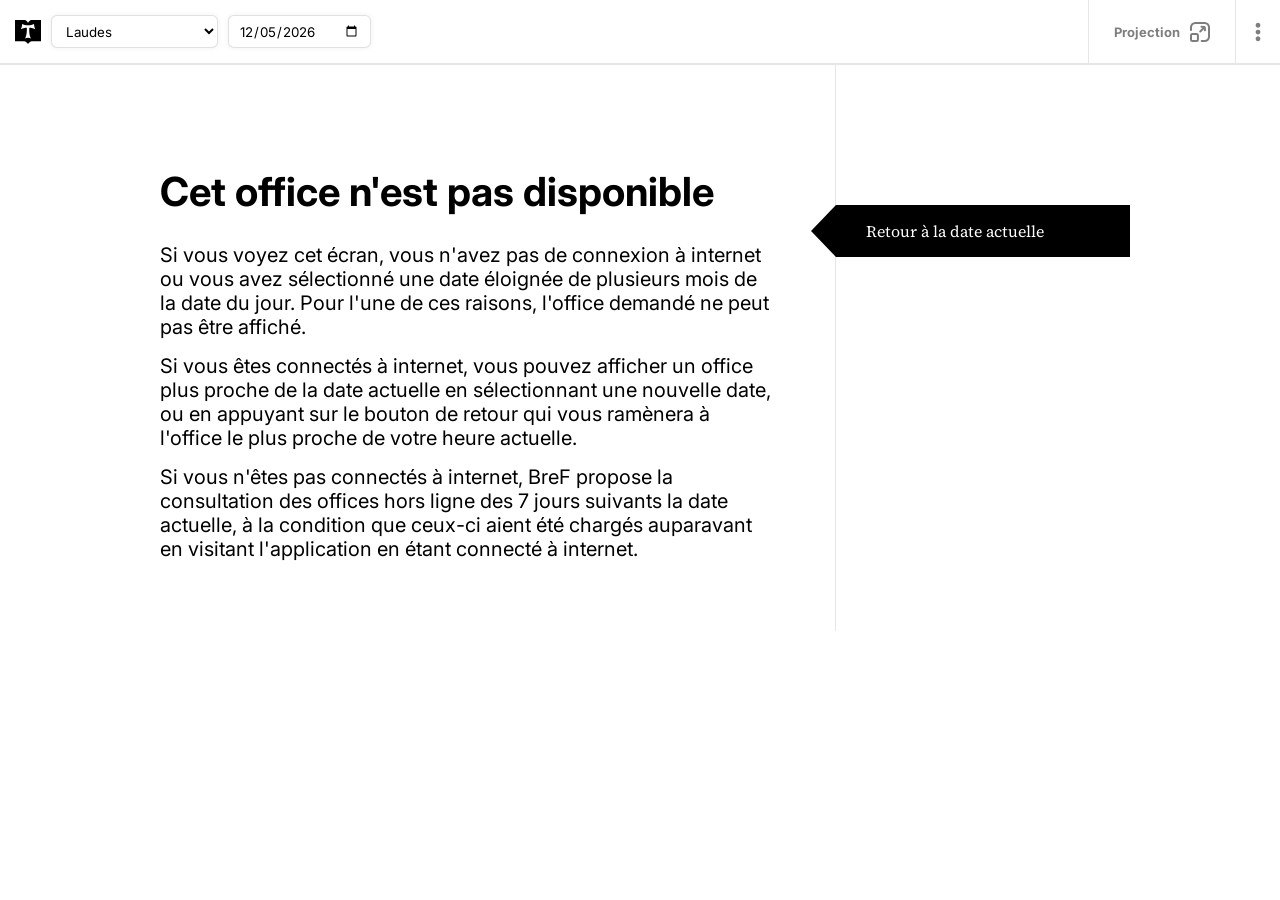
<file: index.html>
<!doctype html>
<html lang="fr">
<head>
  <meta charset="utf-8">
  <title>Bréviaire Franciscain</title>
  <meta name="description" content="Bréviaire et liturgie de la famille franciscaine en francais. ">
  <link rel="manifest" href="sanctoral.webmanifest" />
  <link rel="icon" type="image/png" href="img/favicon.png" />
  <meta name="viewport" content="width=device-width, initial-scale=1, maximum-scale=1.0, user-scalable=0" />

  <link rel="stylesheet" href="css/projection.css?v=1">
  <link rel="stylesheet" href="css/responsive.css?v=1">
  <link rel="stylesheet" href="https://fonts.googleapis.com/css2?family=Material+Symbols+Outlined:opsz,wght,FILL,GRAD@40,300,0,0" />
</head>

<body>
  <script src="js/jquery-3.6.0.js"></script>
  <script src="js/psaumes_invitatoire-v2.js"></script>
  <script src="js/sanctoral_functions-v3.js"></script>
  <script src='js/missel_functions-v2.js'></script>
  <script src="js/hymnes-v2.js"></script>
  <script src="js/breviaire-v5.js"></script>
  <script src="js/main-v4.js"></script>
  <script src='js/scroll.js'></script>
  <script src="js/form-v4.js"></script>
  <div id="global">
    <div class="main_site">
      <div class="top_bar">
        <div class="left">
          <svg id="logo" width="26" height="24" viewBox="0 0 26 24" fill="none" xmlns="http://www.w3.org/2000/svg">
            <path fill-rule="evenodd" clip-rule="evenodd" d="M0 0H9.27439C10.0835 0 11.9549 0.546443 13.0395 2.7189C14.1175 0.546443 15.9776 0 16.7818 0H26V21.2H16.7818C15.446 21.2 13.8081 22.9322 13.0793 23.8936V24L13.0395 23.9465L13 24V23.8942C12.267 22.9329 10.6186 21.2 9.27439 21.2H0V0ZM11.8032 7.70478C11.8032 7.70478 12.3945 14.571 10 18.5C11.781 17.6918 13.939 17.6037 16 18.5C13.6055 14.571 14.3553 7.70478 14.3553 7.70478C16.5321 7.41375 20.2927 9.14483 20.2927 9.14483C20.2927 9.14483 19.0209 6.98904 19.01 4C16.13 5.71997 10.0325 5.71997 7.14854 4C7.13766 6.98904 5.86585 9.14483 5.86585 9.14483C5.86585 9.14483 9.62643 7.41375 11.8032 7.70478Z" fill="var(--liturgical-color)"/>
          </svg>
          <select id="office" name="office">
            <option value="messes">Messe</option>
            <option value="lectures">Office des Lectures</option>
            <option value="laudes">Laudes</option>
            <option value="tierce">Tierce</option>
            <option value="sexte">Sexte</option>
            <option value="none">None</option>
            <option value="vepres">Vêpres</option>
            <option value="complies">Complies</option>
          </select>
          <input type="date" id="date" name="date">
        </div>
        <div class="right">
          <!--div class="option">
            <input type="button" id="hymne_toggle" value="Afficher Hymne">
          </div-->
          <div class="icon" id="projection">
            <div class="name">Projection</div>
            <svg width="20" height="20" viewBox="0 0 20 20" fill="none" xmlns="http://www.w3.org/2000/svg">
              <path d="M2.52848 12.0651H6.40631C7.25048 12.0651 7.93479 12.9093 7.93479 13.5936V17.4714C7.93479 18.3156 7.25054 18.9999 6.40631 18.9999H2.52848C1.68432 18.9999 1 18.1558 1 17.4714V13.5936C1 12.7494 1.68425 12.0651 2.52848 12.0651Z" stroke="black" stroke-width="2" stroke-linecap="round" stroke-linejoin="round"/>
              <path d="M1.00012 8.10513V5.26322C1.00012 4.1325 1.44926 3.04815 2.24869 2.24857C3.04827 1.44918 4.13269 1 5.26334 1H14.737C15.8677 1 16.9519 1.44913 17.7515 2.24857C18.5509 3.04815 19 4.13257 19 5.26322V14.7369C19 15.8676 18.5509 16.9518 17.7515 17.7514C16.9519 18.5507 15.8675 18.9999 14.7368 18.9999H11.6801" stroke="black" stroke-width="2" stroke-linecap="round" stroke-linejoin="round"/>
              <path d="M14.459 5.23777L10.2463 9.45678" stroke="black" stroke-width="2" stroke-linecap="round" stroke-linejoin="round"/>
              <path d="M15.0147 8.26934L14.7432 5.81875C14.7201 5.59661 14.6216 5.389 14.4642 5.23044C14.3068 5.07187 14.1 4.97185 13.8778 4.94723L11.4272 4.67565" stroke="black" stroke-width="2" stroke-linecap="round" stroke-linejoin="round"/>
            </svg>
          </div>
          <div class="icon" id="plus">
            <svg id="submenu" xmlns="http://www.w3.org/2000/svg" height="24" width="24"><path d="M12.025 21.15q-1 0-1.7-.7t-.7-1.675q0-1 .7-1.7t1.675-.7q1 0 1.688.7.687.7.687 1.7 0 .975-.687 1.675-.688.7-1.663.7Zm0-6.775q-1 0-1.7-.7T9.625 12q0-1 .7-1.688.7-.687 1.675-.687 1 0 1.688.687.687.688.687 1.663 0 1-.687 1.7-.688.7-1.663.7Zm0-6.75q-1 0-1.7-.713-.7-.712-.7-1.687 0-1 .7-1.688.7-.687 1.675-.687 1 0 1.688.687.687.688.687 1.688 0 .975-.687 1.687-.688.713-1.663.713Z"/></svg>
            <div class="dropdown">
              <span class="dropdown_element" onclick="update_office_credits()">Informations</span>
              <span class="dropdown_element" id="install_button" onclick="install_prompt()" style="display: none;">Installer</span>
              <span class="dropdown_element" onclick="toggleTheme()">Mode Clair / Sombre</span>
              <span id="menuZoom" class="menuZoom dropdown_element"><p>Taille du texte </p>
                <svg xmlns="http://www.w3.org/2000/svg" onclick="zoom_in()" class="topMenu" width="24" height="24" viewBox="0 0 24 24" fill="none" stroke="#000000" stroke-width="1" stroke-linecap="round" stroke-linejoin="round"><circle cx="11" cy="11" r="8"></circle><line x1="21" y1="21" x2="16.65" y2="16.65"></line><line x1="11" y1="8" x2="11" y2="14"></line><line x1="8" y1="11" x2="14" y2="11"></line></svg>
                <svg xmlns="http://www.w3.org/2000/svg" onclick="zoom_out()" class="topMenu" width="24" height="24" viewBox="0 0 24 24" fill="none" stroke="#000000" stroke-width="1" stroke-linecap="round" stroke-linejoin="round"><circle cx="11" cy="11" r="8"></circle><line x1="21" y1="21" x2="16.65" y2="16.65"></line><line x1="8" y1="11" x2="14" y2="11"></line></svg>
              </span>
              <span class="dropdown_element" onclick="update_office_consecrations()">Consécrations à Marie</span>
            </div>
          </div>
        </div>
      </div>
      <div class="menu-mobile">
        <div class="left">
          <svg id="logo" width="26" height="24" viewBox="0 0 26 24" fill="none" xmlns="http://www.w3.org/2000/svg">
            <path fill-rule="evenodd" clip-rule="evenodd" d="M0 0H9.27439C10.0835 0 11.9549 0.546443 13.0395 2.7189C14.1175 0.546443 15.9776 0 16.7818 0H26V21.2H16.7818C15.446 21.2 13.8081 22.9322 13.0793 23.8936V24L13.0395 23.9465L13 24V23.8942C12.267 22.9329 10.6186 21.2 9.27439 21.2H0V0ZM11.8032 7.70478C11.8032 7.70478 12.3945 14.571 10 18.5C11.781 17.6918 13.939 17.6037 16 18.5C13.6055 14.571 14.3553 7.70478 14.3553 7.70478C16.5321 7.41375 20.2927 9.14483 20.2927 9.14483C20.2927 9.14483 19.0209 6.98904 19.01 4C16.13 5.71997 10.0325 5.71997 7.14854 4C7.13766 6.98904 5.86585 9.14483 5.86585 9.14483C5.86585 9.14483 9.62643 7.41375 11.8032 7.70478Z" fill="var(--liturgical-color)"/>
          </svg>
          <div class="options">
            <select id="officeMob" name="office">
              <option value="messes">Messe</option>
              <option value="lectures">Lectures</option>
              <option value="laudes">Laudes</option>
              <option value="tierce">Tierce</option>
              <option value="sexte">Sexte</option>
              <option value="none">None</option>
              <option value="vepres">Vêpres</option>
              <option value="complies">Complies</option>
            </select>
          </div>
        </div>
        <div class="right">
          <svg id="multiple-choice" xmlns="http://www.w3.org/2000/svg" width="24" height="24" viewBox="0 0 24 24" fill="none" stroke="#000000" stroke-width="2.5" stroke-linecap="round" stroke-linejoin="round"><circle cx="12" cy="12" r="10"></circle><line x1="12" y1="16" x2="12" y2="12"></line><line x1="12" y1="8" x2="12.01" y2="8"></line></svg>
          <svg id="calendar" xmlns="http://www.w3.org/2000/svg" height="24" width="24"><path d="M5.075 22.2q-.95 0-1.612-.662-.663-.663-.663-1.613V6.075q0-.95.663-1.613.662-.662 1.612-.662H6v-2h2.15v2h7.7v-2H18v2h.925q.95 0 1.613.662.662.663.662 1.613v6.05h-2.275V10H5.075v9.925H12V22.2Zm17.275-4.9-2.3-2.3.725-.725q.3-.325.787-.325.488 0 .788.325l.725.725q.325.3.325.787 0 .488-.325.788ZM14 23.35v-2.325l5.35-5.325 2.3 2.3-5.325 5.35Z"/></svg>
          <svg id="menu-mobile" xmlns="http://www.w3.org/2000/svg" height="24" width="24"><path d="M12 20.275q-.85 0-1.475-.612-.625-.613-.625-1.488 0-.85.625-1.463Q11.15 16.1 12 16.1q.875 0 1.488.612.612.613.612 1.463 0 .875-.612 1.488-.613.612-1.488.612Zm0-6.175q-.85 0-1.475-.625Q9.9 12.85 9.9 12q0-.875.625-1.488Q11.15 9.9 12 9.9q.875 0 1.488.612.612.613.612 1.488 0 .85-.612 1.475-.613.625-1.488.625Zm0-6.2q-.85 0-1.475-.613Q9.9 6.675 9.9 5.825q0-.875.625-1.488.625-.612 1.475-.612.875 0 1.488.612.612.613.612 1.488 0 .85-.612 1.462Q12.875 7.9 12 7.9Z"/></svg>
        </div>
      </div>

      <div class="sous-menu-mobile">
        <div class="office_sommaire"></div>
      </div>

      <div style="display: flex;" class="office_choice"></div>
      <div class="main_content">
        <div class="content_child container_site" id="global_container" style="font-size: 20px">
          <div class="office_biographie"></div>
          <div id="firstScroll"></div>
          <div class="office_titre"></div>
          <div class="office_content"></div>
        </div>
        <div class="content_child container_menu_site">
          <div class="office_titre"></div>
          <div class="office_sommaire"></div>
        </div>
      </div>
    </div>
    <div class="full_screen displayNone">
      <div id="stop_projection">
        Appuyer sur <span>ECHAP</span> pour quitter
      </div>

      <div class="office_titre"></div>
      <div class="office_content">
      </div>
    </div>

    <aside id="calendar-pop" class="popup">
      <span class="close"></span>
      <h4>Choisir une date :</h4>
      <input type="date" id="dateMob" name="date">
    </aside>
    <aside id="multiple-choice-pop" class="popup">
      <span class="close"></span>
      <h4>Choisir un office :</h4>
      <div class="office_choice_mob"></div>
    </aside>
    <aside id="menu-pop" class="popup">
      <span class="close"></span>
      <svg id="logo" width="26" height="24" viewBox="0 0 26 24" fill="none" xmlns="http://www.w3.org/2000/svg">
        <path fill-rule="evenodd" clip-rule="evenodd" d="M0 0H9.27439C10.0835 0 11.9549 0.546443 13.0395 2.7189C14.1175 0.546443 15.9776 0 16.7818 0H26V21.2H16.7818C15.446 21.2 13.8081 22.9322 13.0793 23.8936V24L13.0395 23.9465L13 24V23.8942C12.267 22.9329 10.6186 21.2 9.27439 21.2H0V0ZM11.8032 7.70478C11.8032 7.70478 12.3945 14.571 10 18.5C11.781 17.6918 13.939 17.6037 16 18.5C13.6055 14.571 14.3553 7.70478 14.3553 7.70478C16.5321 7.41375 20.2927 9.14483 20.2927 9.14483C20.2927 9.14483 19.0209 6.98904 19.01 4C16.13 5.71997 10.0325 5.71997 7.14854 4C7.13766 6.98904 5.86585 9.14483 5.86585 9.14483C5.86585 9.14483 9.62643 7.41375 11.8032 7.70478Z" fill="var(--liturgical-color)"></path>
      </svg>

      <ul>
        <li><span class="dropdown_element" onclick="update_office_credits()">Informations</span></li>
        <li><span class="dropdown_element" id="install_button_mob" onclick="install_prompt()" style="display: none;">Installer</span></li>
        <li><span class="dropdown_element" onclick="toggleTheme()">Mode Clair / Sombre</span></li>
        <li class="menuZoom"><p>Taille du texte </p>
          <svg xmlns="http://www.w3.org/2000/svg" onclick="zoom_in()" class="topMenu" width="30" height="30" viewBox="0 0 24 24" fill="none" stroke="#000000" stroke-width="2" stroke-linecap="round" stroke-linejoin="round" style="filter: invert(var(--filter-value))"><circle cx="11" cy="11" r="8"></circle><line x1="21" y1="21" x2="16.65" y2="16.65"></line><line x1="11" y1="8" x2="11" y2="14"></line><line x1="8" y1="11" x2="14" y2="11"></line></svg>
          <svg xmlns="http://www.w3.org/2000/svg" onclick="zoom_out()" class="topMenu" width="30" height="30" viewBox="0 0 24 24" fill="none" stroke="#000000" stroke-width="2" stroke-linecap="round" stroke-linejoin="round" style="filter: invert(var(--filter-value))"><circle cx="11" cy="11" r="8"></circle><line x1="21" y1="21" x2="16.65" y2="16.65"></line><line x1="8" y1="11" x2="14" y2="11"></line></svg>
        </li>
        <li><span class="dropdown_element" onclick="update_office_consecrations()">Consécrations à Marie</span></li>
      </ul>

    </aside>
    <div id="background"></div>
  </div>
</body>

</html>
</file>
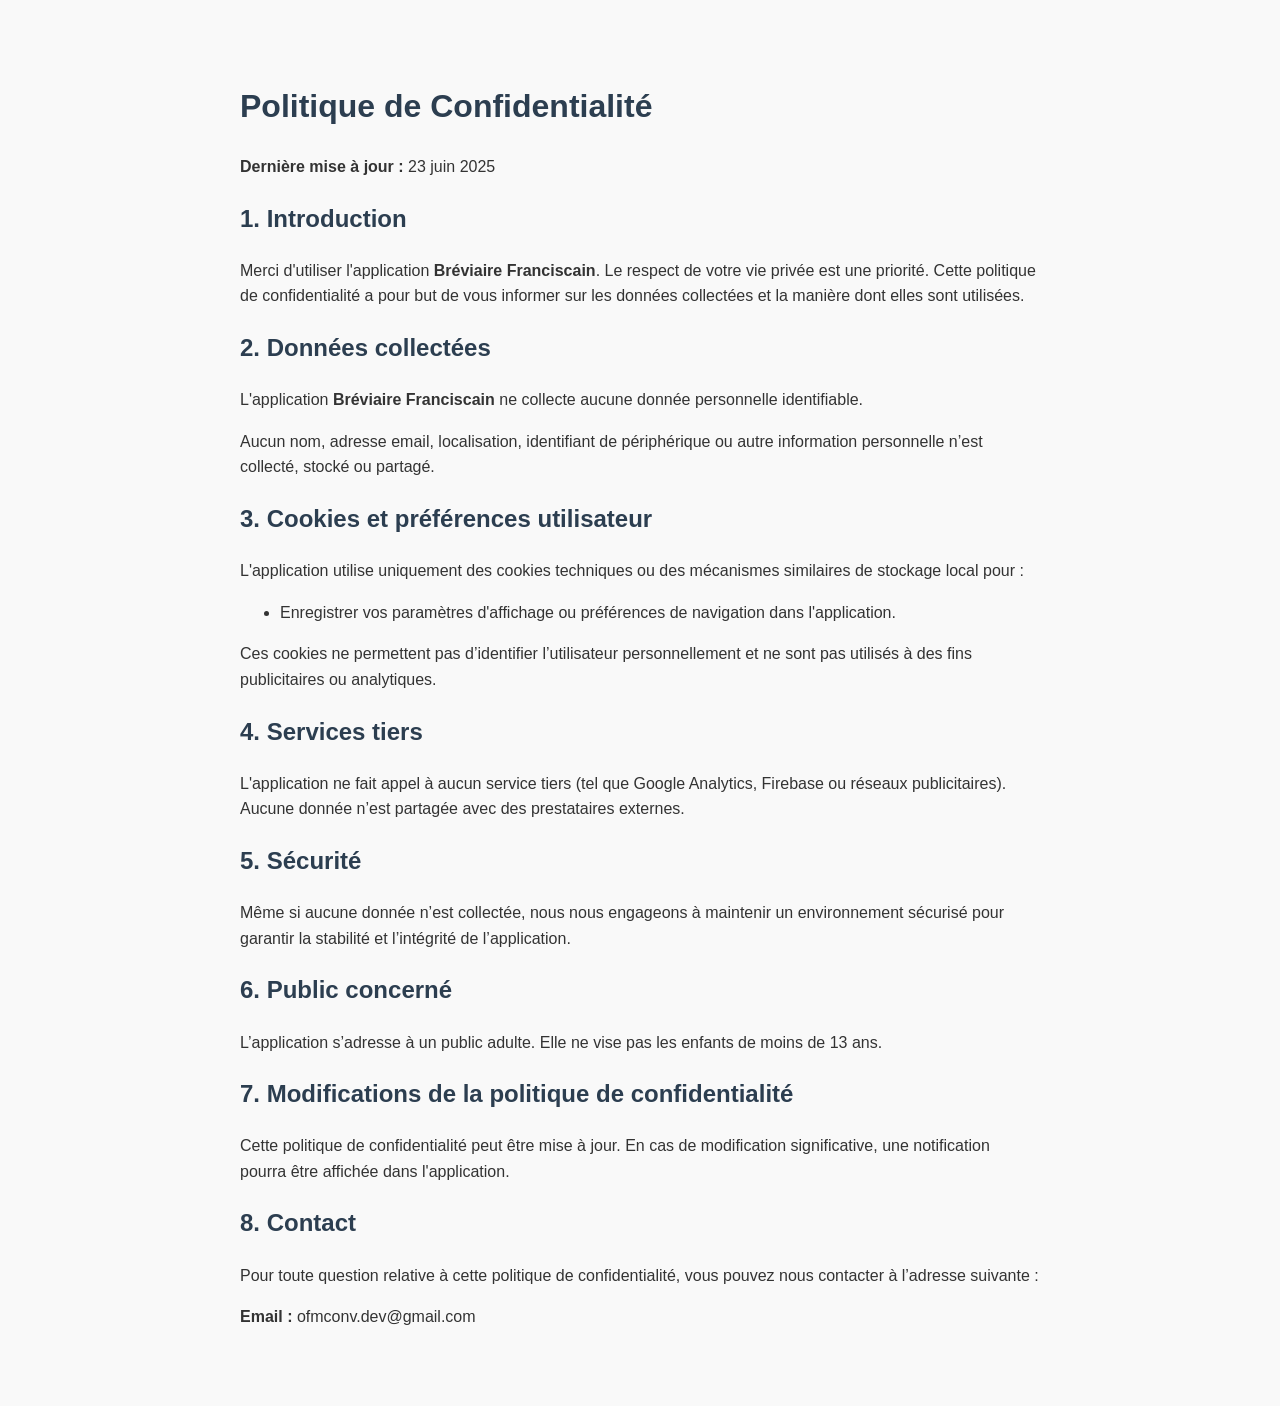
<file: legal.html>
<!DOCTYPE html> 
<html lang="fr">
<head>
    <meta charset="UTF-8">
    <meta name="viewport" content="width=device-width, initial-scale=1.0">
    <title>Politique de confidentialité - Bréviaire francsicain</title>
    <link rel="icon" type="image/png" href="img/favicon.png" />
    <!--link rel="stylesheet" href="css/projection.css"-->
    <style>
    body {
      font-family: Arial, sans-serif;
      max-width: 800px;
      margin: 40px auto;
      padding: 20px;
      line-height: 1.6;
      background-color: #f9f9f9;
      color: #333;
    }
    h1, h2 {
      color: #2c3e50;
    }
  </style>
</head>

<body>
  <h1>Politique de Confidentialité</h1>
  <p><strong>Dernière mise à jour :</strong> 23 juin 2025</p>

  <h2>1. Introduction</h2>
  <p>Merci d'utiliser l'application <strong>Bréviaire Franciscain</strong>. Le respect de votre vie privée est une priorité. Cette politique de confidentialité a pour but de vous informer sur les données collectées et la manière dont elles sont utilisées.</p>

  <h2>2. Données collectées</h2>
  <p>L'application <strong>Bréviaire Franciscain</strong> ne collecte aucune donnée personnelle identifiable.</p>
  <p>Aucun nom, adresse email, localisation, identifiant de périphérique ou autre information personnelle n’est collecté, stocké ou partagé.</p>

  <h2>3. Cookies et préférences utilisateur</h2>
  <p>L'application utilise uniquement des cookies techniques ou des mécanismes similaires de stockage local pour :</p>
  <ul>
    <li>Enregistrer vos paramètres d'affichage ou préférences de navigation dans l'application.</li>
  </ul>
  <p>Ces cookies ne permettent pas d’identifier l’utilisateur personnellement et ne sont pas utilisés à des fins publicitaires ou analytiques.</p>

  <h2>4. Services tiers</h2>
  <p>L'application ne fait appel à aucun service tiers (tel que Google Analytics, Firebase ou réseaux publicitaires). Aucune donnée n’est partagée avec des prestataires externes.</p>

  <h2>5. Sécurité</h2>
  <p>Même si aucune donnée n’est collectée, nous nous engageons à maintenir un environnement sécurisé pour garantir la stabilité et l’intégrité de l’application.</p>

  <h2>6. Public concerné</h2>
  <p>L’application s’adresse à un public adulte. Elle ne vise pas les enfants de moins de 13 ans.</p>

  <h2>7. Modifications de la politique de confidentialité</h2>
  <p>Cette politique de confidentialité peut être mise à jour. En cas de modification significative, une notification pourra être affichée dans l'application.</p>

  <h2>8. Contact</h2>
  <p>Pour toute question relative à cette politique de confidentialité, vous pouvez nous contacter à l’adresse suivante :</p>
  <p><strong>Email :</strong> ofmconv.dev@gmail.com</p>
</body>


</html>
</file>
<file: css/projection.css>
@import url('https://fonts.googleapis.com/css2?family=Inter:wght@400;700&display=swap');
@import url('https://fonts.googleapis.com/css2?family=Source+Serif+Pro:ital,wght@0,400;0,700;1,400;1,700&display=swap');

* {
  box-sizing: border-box;
  scroll-behavior: smooth;
}

:root {
  --border: #E6E6E6;
  --grey: #888888;
  --background-color: #ffffff;
  --text-color: #000000;
  --filter-value: 0;
  --shadow-color: #ebebebf5;
  --menu-color: #ffffff;
  --alt-menu-color: #f5f5f5;
  --select-color: #ffffff;
  --hover-color: #dadada;
  --liturgical-white: rgb(226, 154, 0);
  --liturgical-green: rgb(0, 126, 48);
  --liturgical-red: rgb(171, 44, 44);
  --liturgical-purple: rgb(97, 44, 102);
  --liturgical-pink: rgb(204, 53, 166);
  --liturgical-default: rgb(0, 0, 0);
  --color-scheme: light;
}

[data-theme="dark"] {
  --border: #303030; 
  --background-color: #121212;
  --text-color: #e0e0e0;
  --filter-value: 1;
  --shadow-color: #404040f5; 
  --menu-color: #333333;
  --alt-menu-color: #1f1f1f;
  --select-color: #1f1f1f;
  --hover-color: #2c2c2c;
  --liturgical-white: rgb(255, 175, 55);
  --liturgical-green: rgb(11, 193, 99);
  --liturgical-red: rgb(225, 69, 69);
  --liturgical-purple: rgb(192, 45, 192);
  --liturgical-pink: rgb(255, 75, 255);
  --liturgical-default: rgb(217, 217, 217);
  --color-scheme: dark;
}

/*Liturgical color changes*/
.color_liturgy_white{
  --liturgical-color: rgb(226, 154, 0);
  --liturgical-color-alt: var(--liturgical-white);
}

.color_liturgy_green{
  --liturgical-color: rgb(0, 126, 48);
  --liturgical-color-alt: var(--liturgical-green);
}

.color_liturgy_red{
  --liturgical-color: rgb(171, 44, 44);
  --liturgical-color-alt: var(--liturgical-red);
}

.color_liturgy_purple{
  --liturgical-color: rgb(97, 44, 102);
  --liturgical-color-alt: var(--liturgical-purple);
}

.color_liturgy_pink{
  --liturgical-color: rgb(204, 53, 166);
  --liturgical-color-alt: var(--liturgical-pink);
}

.color_liturgy_default{
  --liturgical-color: rgb(0, 0, 0);
  --liturgical-color-alt: var(--liturgical-default);
}


html {
  overscroll-behavior: contain;
}

body{
  font-family: 'Inter', sans-serif;
  margin: 0px;
  background-color: var(--background-color);
  color: var(--text-color);
}

input, select {
  cursor: pointer;
  border-radius: 6px;
  border: 1px solid rgb(64 68 82 / 16%);
  box-shadow: rgb(0 0 0 / 0%) 0px 0px 0px 0px, rgb(64 68 82 / 8%) 0px 0px 5px 0px;
  height: 33px;
  padding: 0 10px;
  transition: background-color 0.24s ease 0s, box-shadow 0.24s ease 0s, border-color 0.24s ease 0s;
  font-family: 'Inter', sans-serif;
  outline: none;
  color: var(--text-color);
  background-color: var(--menu-color);
}

input[type="button"] {
  background-color: #ffffff;
}

input[type="date"] {
  color-scheme: var(--color-scheme);
}

input:hover, select:hover {
  box-shadow: rgba(64, 68, 82, 0.05) 0px 3px 9px 0px, rgba(64, 68, 82, 0.05) 0px 0px 5px 0px;
}

input:focus, select:focus {
  box-shadow: 0 0 0 0 transparent, rgb(64 68 82 / 16%) 0 0 0 1px, 0 0 0 3px rgba(0, 0, 0, 0.36), 0 0 0 0 transparent;
  0 0 transparent;
  border-color: #ffffff;
}

label {
  cursor: pointer;
}

p {
  margin-top: 15px;
  margin-bottom: 0;
}

/*Projection and full screen styles*/
.full_screen {
  height: 100%;
  width: 100%;
  top: 0;
  overflow: scroll;

  -ms-overflow-style: none;  /* IE and Edge */
  scrollbar-width: none;  /* Firefox */

  padding: 60px;
  padding-bottom: 300px;
  color: #ffffff;
  background: #000000;
  z-index: 9999;
  position: absolute;
}

.full_screen::-webkit-scrollbar {
  display: none;
}

.displayNone{
  display: none;
}

.full_screen .text_part {
  font-family: 'Inter', sans-serif;
  font-size: 40px;
}

.full_screen .verse_number {
  font-size: 30px;
  color: rgb(255 255 255 / 35%)!important;
}

.full_screen .office_titre h1 {
  font-size: 100px;
}

.full_screen .office_titre h2 {
  font-size: 50px;
  padding-bottom: 80px;
  color: gray;
}

#stop_projection {
  opacity: .5;
  cursor: pointer;
  text-align: right;
}

#stop_projection span {
  background-color: #fff;
  color: black;
  border-radius: 8px;
  font-size: 12px;
  padding: 5px;
  display: inline-block;
  vertical-align: middle;
}

/*Main page styles*/
.office_choice input[type="radio"] {
  display: none!important;
}

.office_choice p {
  margin: 0;
  font-style: italic;
}

.office_choice p:nth-child(1) {
  text-transform: uppercase;
  font-style: normal;
}

.office_choice label {
  font-family: 'Source Serif Pro', Serif;
  font-size: 14px;
  opacity: .5;
  padding: 20px 10px 17px 10px;
  border-bottom: 3px solid var(--alt-menu-color);
  transition: .3s opacity ease;
}

.office_choice input:checked + label {
  opacity: 1;
  border-bottom: 3px solid var(--text-color);
}

.office_choice label:hover {
  opacity: 1;
}

.psaume_invitatoire_select {
  /*display: none;*/
  font-family: 'Inter', sans-serif;
  font-weight: inherit;
  padding: 0px;
  padding-right: 50px;
  height: auto;
  font-size: inherit;
  border: 0px solid #ffffff;
  -webkit-appearance: none;
  -moz-appearance: none;
  appearance: none;
  background: url("data:image/svg+xml,%3Csvg version='1.1' id='Capa_1' xmlns='http://www.w3.org/2000/svg' xmlns:xlink='http://www.w3.org/1999/xlink' x='0px' y='0px' width='284.929px' height='284.929px' viewBox='0 0 284.929 284.929' style='enable-background:new 0 0 284.929 284.929;' xml:space='preserve'%3E%3Cg%3E%3Cpath d='M282.082,76.511l-14.274-14.273c-1.902-1.906-4.093-2.856-6.57-2.856c-2.471,0-4.661,0.95-6.563,2.856L142.466,174.441 L30.262,62.241c-1.903-1.906-4.093-2.856-6.567-2.856c-2.475,0-4.665,0.95-6.567,2.856L2.856,76.515C0.95,78.417,0,80.607,0,83.082 c0,2.473,0.953,4.663,2.856,6.565l133.043,133.046c1.902,1.903,4.093,2.854,6.567,2.854s4.661-0.951,6.562-2.854L282.082,89.647 c1.902-1.903,2.847-4.093,2.847-6.565C284.929,80.607,283.984,78.417,282.082,76.511z' fill='rgb(120, 120, 120)'/%3E%3C/g%3E%3C/svg%3E") 98% / 6% no-repeat;
  background-color: inherit;
  color: inherit;
}

.hymne_select {
  font-family: 'Inter', sans-serif;
  font-size: 110%;
  font-weight: 700;
  color: inherit;
  padding: 3px 5px 3px 5px;
  border: 1px solid var(--border);
  margin-bottom: 18px;
  max-width: 100%;
  height: auto;
  background: url([data-uri]) no-repeat right 2px center;
  -webkit-appearance: none;
  -moz-appearance: none;
  appearance: none;
  background-color: var(--select-color);
}


.main_content {
  display: flex;
  max-width: 980px;
  margin: auto;
}

.container_site {
  margin-top: 10px;
  padding-top: 130px;
  padding-bottom: 70px;
  padding-right: 60px;
  padding-left: 10px;
  overflow-y: scroll;
  width: 70%;
  -ms-overflow-style: none;
  scrollbar-width: none;
  border-right: 1px solid var(--border);
  height: 100%;
}

#introduction p:nth-child(1) {
  margin-top: 0;
}

.container_site::-webkit-scrollbar {
  display: none;
}

.container_menu_site {
  width: 30%;
  padding-left: 30px;
  padding-top: 25px;
  margin-top: 135px;
  top: 135px;
  position: sticky;
  height: 100%;

}

.office_titre h1 {
  margin-top: 40px;
  font-size: 20px;
}
.office_titre h2 {
  margin-top: 5px;
  font-weight: 400;
  font-size: 18px;
  color: #6e6e6e;
  margin-bottom: 0px;
}

.office_sommaire ul {
  margin-top: 45px;
  list-style: none;
  padding: 0;
}

@media (min-width: 900px) {

.office_sommaire a.anchor_selected {
  color: #ffffff;
}

.office_sommaire a.anchor_selected::after {
  width: 30px;
  height: 100%;
  position: absolute;
  left: -30px;
  content: '';
  background-color: var(--liturgical-color);
  top: 0;
}



.color_liturgy_white .office_sommaire a.anchor_selected::before{
  background-image: url("../img/polygon_white.svg");
}

.color_liturgy_green .office_sommaire a.anchor_selected::before{
  background-image: url("../img/polygon_green.svg");
}

.color_liturgy_red .office_sommaire a.anchor_selected::before{
  background-image: url("../img/polygon_red.svg");
}

.color_liturgy_purple .office_sommaire a.anchor_selected::before{
  background-image: url("../img/polygon_purple.svg");
}

.color_liturgy_pink .office_sommaire a.anchor_selected::before {
  background-image: url("../img/polygon_pink.svg");
}

.color_liturgy_default .office_sommaire a.anchor_selected::before {
  background-image: url("../img/polygon_default.svg");
}

}


.office_sommaire a.anchor_selected::before {
  content: '';
  height: 100%;
  width: 40px;
  position: absolute;
  background-size: contain;
  background-repeat: no-repeat;
  background-position: right;
  left: -70px;
  top: 0;
}

.office_sommaire a {
  font-family: 'Source Serif Pro', Serif;
  font-size: 16px;
  padding: 15px 0;
  display: block;
  color: var(--grey);
  text-decoration: none;
  position: relative;
}



.office_text {
  font-family: 'Source Serif Pro', Serif;
  /*font-size: 20px;*/
}

#firstScroll {
  scroll-margin-top: 145px;
}

.biographie {
  font-family: 'Source Serif Pro', Serif;
  font-size: 90%;
  line-height: 1.5;
  text-align: justify;
  margin-top: 0px!important;
  padding-bottom: 20px;
}

.biographie h2 {
  /*margin-top: 0px !important;*/
  text-align: left;
}


.text_part {
  scroll-margin-top: calc(155px + 40px);
  margin-top: 60px;
}

.text_part h2 {
  font-family: 'Inter', sans-serif;
  margin-top: 40px;
}

.text_part h3 {
  font-family: 'Inter', sans-serif;
}

.top_bar .right {
  display: flex;
  align-items: center;
  position: relative;
}

.contenu_additionnel p{
  margin-top: 50px;
}

.top_bar .left {
  align-items: center;
  display: flex;
  gap: 10px;
  position: relative;
}

#plus {
  position: relative;
}

.dropdown {
  display: none;
  position: fixed;
  top: 64px;
  background-color: var(--background-color);
  right: 0;
  width: 200px;
  box-shadow: 0 5px 16px 0px #0000000d;
  border-radius: 0px 0px 6px 6px;
  padding: 10px;
}

.dropdown.active {
  display: block;
}

.dropdown_element {
  padding: 10px;
  display: block;
  text-decoration: none;
  color: var(--text-color);
  font-weight: 400;
  border-radius: 6px;
}

.dropdown_element:hover {
  background-color: var(--hover-color);
}

.dropdown_element p {
  margin: 4px 0px;
}

#plus svg {
  user-select: none;
}

.full_screen .liturgical_symbol {
  color: #ffffff;
}

.top_bar .option {
  margin-right: 20px;
}

/*#psaume_invitatoire_select {
  display: none;
}*/

/*.office_laudes #psaume_invitatoire_select {
  display: inline-block;
}*/

.top_bar .icon {
  display: flex;
  gap: 10px;
  color: var(--text-color);
  font-weight: bold;
  cursor: pointer;
  font-size: 13px;
  align-items: center;
  border-left: 1px solid var(--border);
  height: 64px;
  padding: 0 25px;
}

.top_bar .icon .name, .top_bar .icon svg {
  opacity: .5;
  transition: .3s opacity ease, .3s background-color ease;

}

.top_bar .icon svg {
  filter: invert(var(--filter-value));
}

.top_bar .icon:hover .name, .top_bar .icon:hover svg {
  opacity: 1;
}

.top_bar .icon#plus {
  padding: 0 10px;
}

.top_bar .icon:hover {
  opacity: 1;
}

.office_choice {
  gap: 30px;
  padding: 0 20px;
  background-color: var(--alt-menu-color);
  border-bottom: 1px solid var(--border);
  position: fixed;
  top: 64px;
  width: 100%;
  z-index: 1;
}

.top_bar {
  height: 64px;
  border-bottom: 1px solid var(--border);
  background-color: var(--background-color);
  display: flex;
  align-items: center;
  padding: 0 15px;
  gap: 8px;
  position: fixed;
  top: 0;
  width: 100%;
  justify-content: space-between;
  padding-right: 0;
  z-index: 10;
}

.menuZoom {
  display: grid;
  grid-template-columns: 64% 18% 18%;
  grid-template-rows: auto;
}

.topMenu {
  margin: 0px 10px;
  opacity: 1;
}

/*Anchors styles*/
.anchor_selected{
  background-color: var(--liturgical-color);
}

.verse_number{
  color: var(--liturgical-color-alt);
  font-size: 60%;
}

.liturgical_symbol{
  color: var(--liturgical-color-alt);
}
</file>
<file: css/responsive.css>
.menu-mobile, .sous-menu-mobile, .main_content .container_site .office_titre {
    display: none;
}

aside {
    display: none;
}

@media (max-width: 900px) {

    aside {
        display: block;
    }

    #firstScroll {
        scroll-margin-top: 100px;
      }

    .text_part {
        scroll-margin-top: 120px;
        margin-top: 70px;
      }

      .text_part h2 {
        margin-top: 40px;
      }

    .container_site .office_titre {
        display: block!important;
        margin-bottom: 0px;
    }

    .office_titre h1 {
        font-size: 28px;
    }

    .menu-mobile {
        height: 50px;
        width: 100%;
        position: fixed;
        top: 0;
        background: var(--background-color);
        box-shadow: 0px 1px 0px var(--shadow-color);
        display: flex;
        align-items: center;
        justify-content: space-between;
        padding: 0 15px;
        z-index: 10;
    }

    .top_bar {
        display: none;
    }

    .office_choice, .container_menu_site {
        display: none!important;
    }

    .container_site {
        width: 100%;
        padding: 15px;
        padding-top: 100px;
    }

    .sous-menu-mobile {
        position: fixed;
        top: 50px;
        display: block;
        height: 50px;
        background: var(--background-color);
        box-shadow: 0px 1px 0px var(--shadow-color);
        width: 100%;
        padding: 0 10px;
    }

    .office_sommaire {
        overflow-x: scroll;
        -ms-overflow-style: none;  /* IE and Edge */
        scrollbar-width: none;  /* Firefox */
    }

    .office_sommaire::-webkit-scrollbar {
        display: none;
    }

    .sous-menu-mobile ul {
        display: flex;
        width: 100%;
        margin: 0;
    }

    .menu-mobile .left {
        display: flex;
        align-items: center;
        gap: 20px;
    }

    .menu-mobile .options {
        display: flex;
    }

    .options select {
        max-width: 115px;
    }

    .menu-mobile .right svg {
        opacity: .5;
        filter: invert(var(--filter-value));
    }

    .menu-mobile .right {
        display: flex;
        gap: 10px;
        align-items: center;
    }

    .office_sommaire a {
        padding: 15px 10px 12px 10px;
        white-space: nowrap;
    }

    .color_liturgy_green .office_sommaire a.anchor_selected::before, .color_liturgy_green .office_sommaire a.anchor_selected::after {
        display: none;
    }

    .anchor_selected {
        background-color: var(--background-color);
    }

    .office_sommaire a {
        border-bottom: 4px solid transparent;
    }

    .office_sommaire a.anchor_selected {
        color: var(--text-color);
        border-color: var(--liturgical-color);
    }

    .office_sommaire a.anchor_selected::before {
        display: none;
        width: 0px;
    }



    .office_choice_mob input[type="radio"] {
        display: none!important;
      }

      .office_choice_mob p {
        margin: 0;
        font-style: italic;
      }

      .office_choice_mob p:nth-child(1) {
        text-transform: uppercase;
        font-style: normal;
      }

      .office_choice_mob label {
        font-family: 'Source Serif Pro', Serif;
        font-size: 16px;
        color: gray;
        margin: 5px;
        /*padding: 20px 10px 17px 10px;*/
        /*border-bottom: 3px solid #F5F5F5;*/
        transition: .3s color ease;
      }

      .office_choice_mob input[type="radio"]:checked+label {

        background-color: #c7c7c7;
        color: var(--text-color)
        /*border-bottom: 3px solid #000;*/
      }




    #background {
        position: fixed;
        z-index: 9998;
        background-color: #000000;
        height: 100%;
        width: 100%;
        top: 0;
        opacity: .7;
        display: none;
    }

    .popup {
        position: fixed;
        bottom: 0;
        z-index: 9999;
        background-color: var(--background-color);
        color: var(--text-color);
        width: 100%;
        padding: 40px;
        border-radius: 12px 12px 0px 0;
    }

    .popup h4 {
        margin-top: 0;
    }

    .popup input {
        width: 100%;
    }

    aside.popup {
        transition: .3s transform ease;
        transform: translateY(100%);
    }

    body.calendar-open aside#calendar-pop, body.setting-open aside#setting-pop, body.multiple-choice-open aside#multiple-choice-pop {
        transform: translateY(0%);
    }

    body.background-open #background{
        display: block;
    }

    #menu-pop {
        top: 0;
        right: 0;
        transform: translate(100%, 0);
        width: 80%;
        border-radius: 0px;
        padding: 0;
    }

    #menu-pop #logo {
        width: 70px;
        height: auto;
        margin: 20px;
    }

    #menu-pop span {
        display: block;
        color: var(--text-color);
        padding: 18px 20px;
        font-size: 16px;
        font-weight: bold;
        text-decoration: none;
        /* margin: 8px 0; */
    }

    #menu-pop p {
        color: var(--text-color);
        display: block;
        padding: 5px 20px;
        font-size: 16px;
        font-weight: bold;
        text-decoration: none;
        margin: 13px 0;
    }

    .topMenu {
        margin: 12px 10px;

    }

    .menuZoom {
        display: grid;
        grid-template-columns: 64% 18% 18%;
        grid-template-rows: auto;
    }

    #menu-pop ul {
        border-top: 1px solid var(--shadow-color);
        padding: 0;
        list-style: none;
        margin: 0;
    }

    #menu-pop ul li {
        border-bottom: 1px solid var(--shadow-color);
    }

    #menu-pop ul li a {
        padding: 5px 20px;
    }

    body.menu-open #menu-pop {
        transform: translate(0%, 0);
    }

    span.close {
        background-image: url('../img/close.svg');
        background-size: contain;
        height: 30px;
        width: 30px;
        content: '';
        cursor: pointer;
        display: block;
        opacity: .5;
        position: absolute;
        right: 20px;
        top: 20px;
        padding: 0px !important;
        filter: invert(var(--filter-value));
    }

}
</file>
